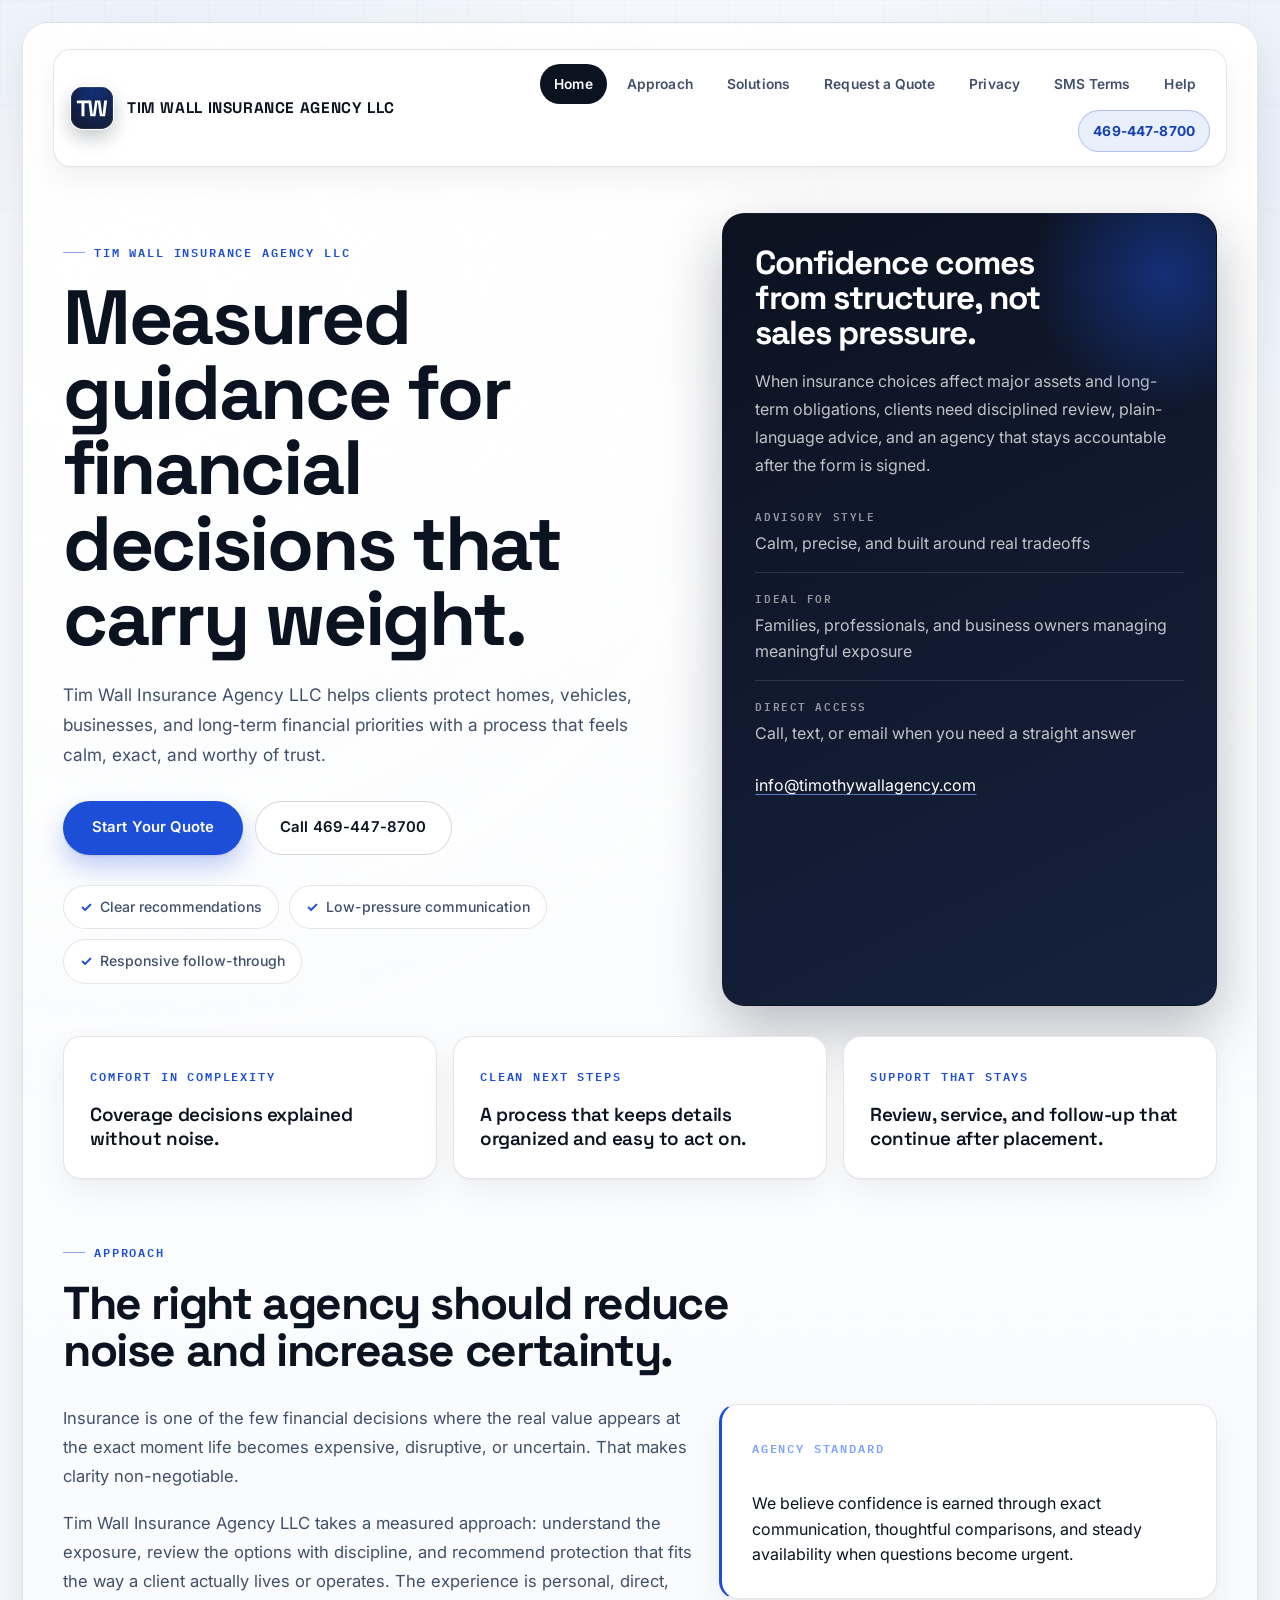
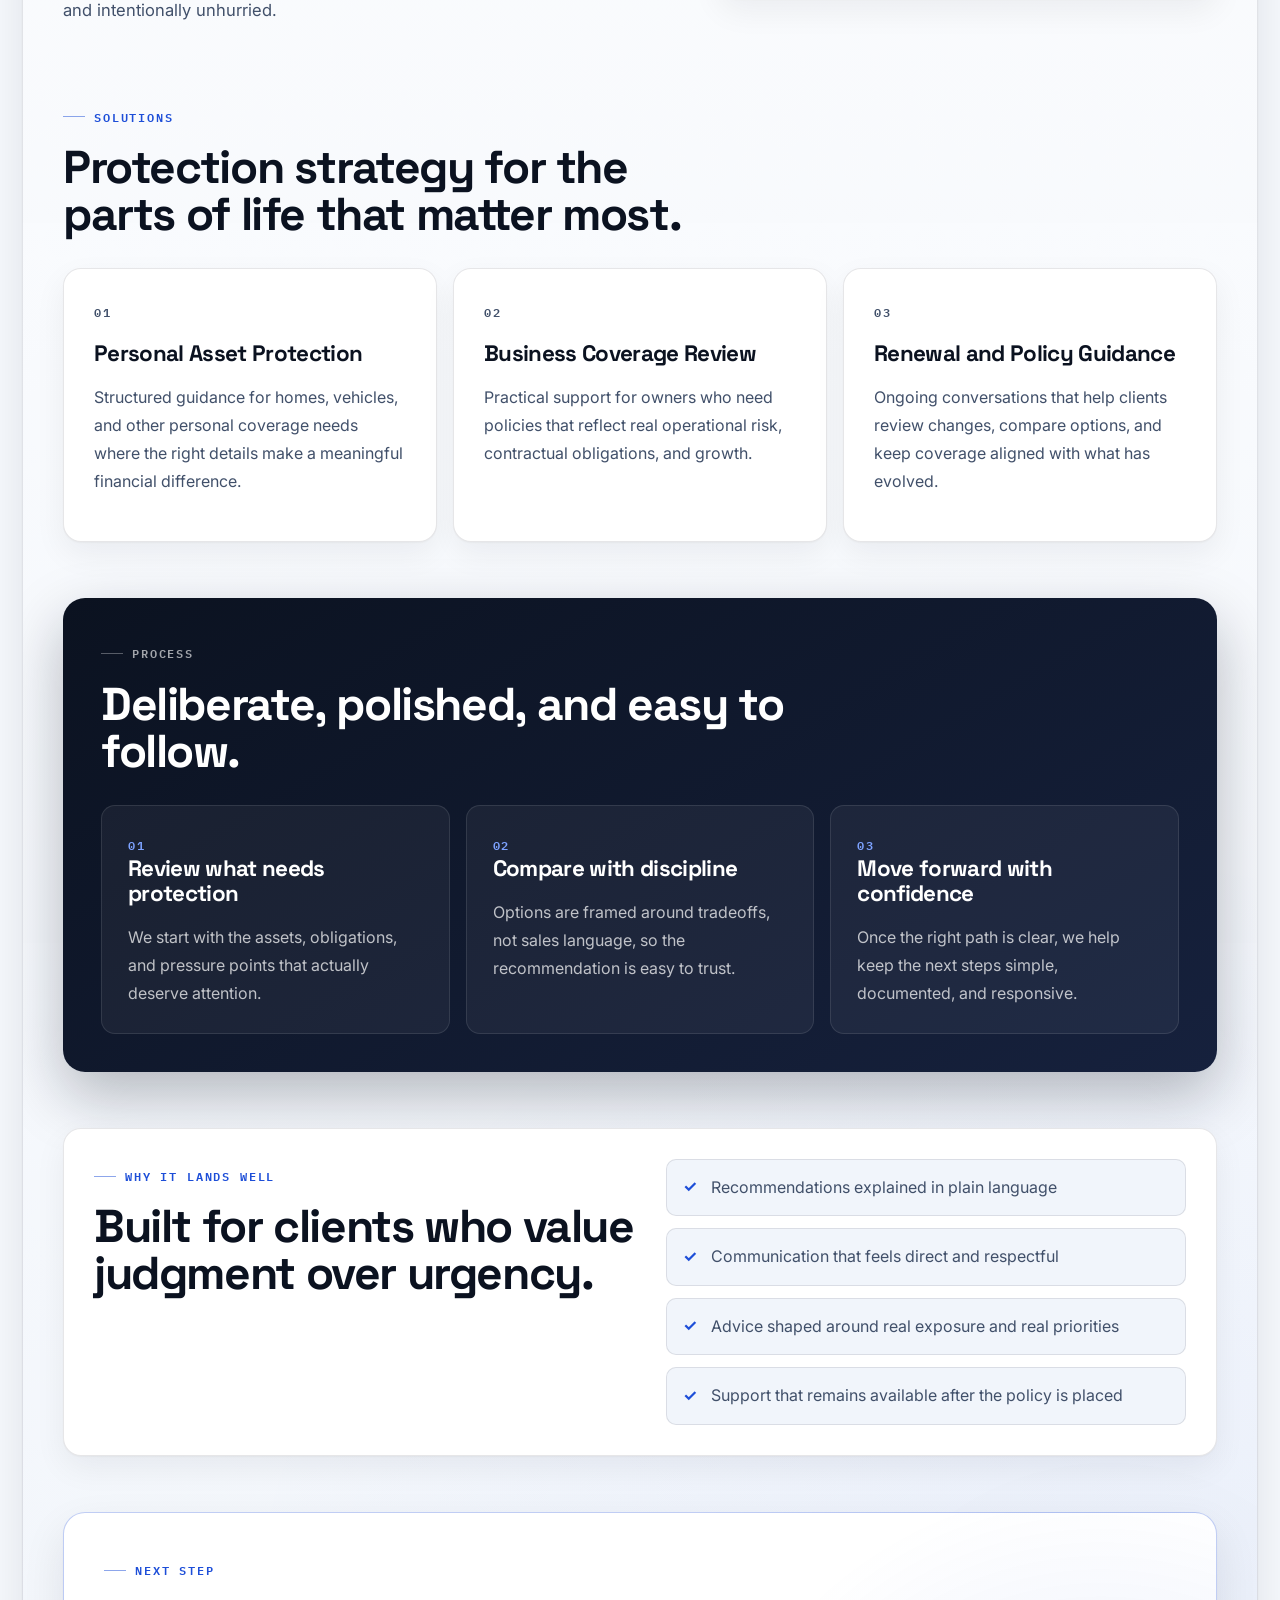
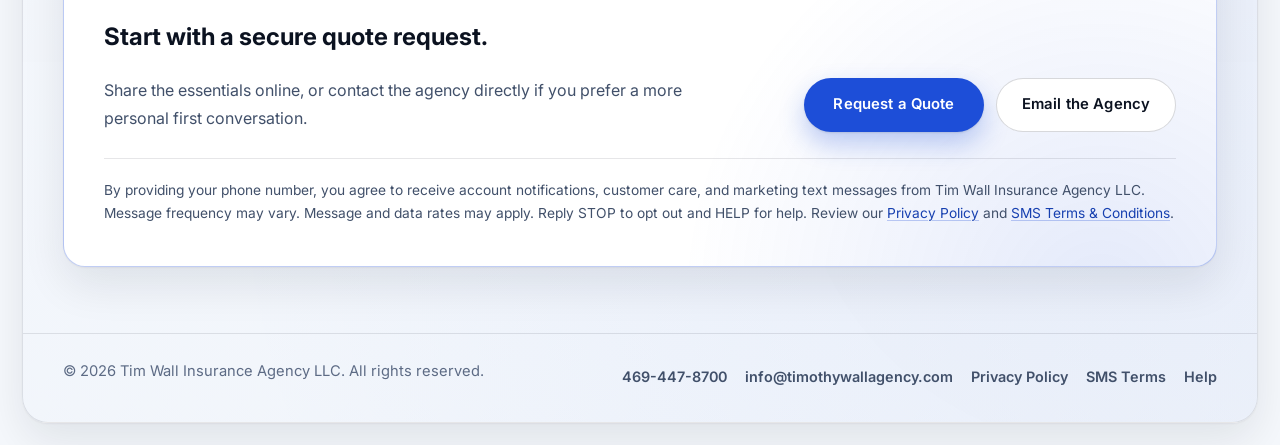
<file: index.html>
<!DOCTYPE html>
<html lang="en">
<head>
  <meta charset="UTF-8" />
  <meta name="viewport" content="width=device-width, initial-scale=1.0" />
  <title>Tim Wall Insurance Agency LLC | Refined Insurance Guidance</title>
  <meta
    name="description"
    content="Tim Wall Insurance Agency LLC delivers clear, high-trust insurance guidance for major personal and business decisions."
  />
  <link rel="icon" type="image/svg+xml" href="favicon.svg" />
  <link rel="stylesheet" href="styles.css" />
</head>
<body>
  <a class="skip-link" href="#main">Skip to content</a>
  <div class="page-shell">
    <div class="page-frame">
      <header class="site-nav">
        <div class="nav-inner">
          <a class="brand" href="index.html" aria-label="Tim Wall Insurance Agency LLC home">
            <span class="brand-mark"><img src="logo.svg" alt="" width="44" height="44" /></span>
            <span class="brand-copy">
              <strong>Tim Wall Insurance Agency LLC</strong>
            </span>
          </a>

          <nav class="nav-links" aria-label="Main navigation">
            <a class="active" href="index.html">Home</a>
            <a href="#approach">Approach</a>
            <a href="#solutions">Solutions</a>
            <a href="quote.html">Request a Quote</a>
            <a href="privacy-policy.html">Privacy</a>
            <a href="sms-terms.html">SMS Terms</a>
            <a href="help.html">Help</a>
            <a class="nav-phone" href="tel:+14694478700">469-447-8700</a>
          </nav>
        </div>
      </header>

      <main id="main">
        <section class="hero">
          <div class="hero-copy">
            <p class="eyebrow">Tim Wall Insurance Agency LLC</p>
            <h1>Measured guidance for financial decisions that carry weight.</h1>
            <p class="hero-lead">
              Tim Wall Insurance Agency LLC helps clients protect homes, vehicles, businesses, and long-term financial priorities with a process
              that feels calm, exact, and worthy of trust.
            </p>

            <div class="hero-actions">
              <a class="button-primary" href="quote.html">Start Your Quote</a>
              <a class="button-secondary" href="tel:+14694478700">Call 469-447-8700</a>
            </div>

            <ul class="hero-points" aria-label="Agency values">
              <li>Clear recommendations</li>
              <li>Low-pressure communication</li>
              <li>Responsive follow-through</li>
            </ul>
          </div>

          <aside class="hero-card" aria-label="Why clients choose Tim Wall Insurance Agency LLC">
            <h2>Confidence comes from structure, not sales pressure.</h2>
            <p>
              When insurance choices affect major assets and long-term obligations, clients need disciplined review, plain-language advice,
              and an agency that stays accountable after the form is signed.
            </p>

            <ul class="detail-list">
              <li>
                <span>Advisory style</span>
                Calm, precise, and built around real tradeoffs
              </li>
              <li>
                <span>Ideal for</span>
                Families, professionals, and business owners managing meaningful exposure
              </li>
              <li>
                <span>Direct access</span>
                Call, text, or email when you need a straight answer
              </li>
            </ul>

            <div class="card-contact">
              <a href="mailto:info@timothywallagency.com">info@timothywallagency.com</a>
            </div>
          </aside>
        </section>

        <section class="confidence-strip" aria-label="Trust signals">
          <div class="confidence-grid">
            <article class="confidence-item">
              <p class="confidence-label">Comfort in complexity</p>
              <h3>Coverage decisions explained without noise.</h3>
            </article>
            <article class="confidence-item">
              <p class="confidence-label">Clean next steps</p>
              <h3>A process that keeps details organized and easy to act on.</h3>
            </article>
            <article class="confidence-item">
              <p class="confidence-label">Support that stays</p>
              <h3>Review, service, and follow-up that continue after placement.</h3>
            </article>
          </div>
        </section>

        <section id="approach" class="section-shell">
          <div class="section-heading">
            <p class="eyebrow">Approach</p>
            <h2>The right agency should reduce noise and increase certainty.</h2>
          </div>

          <div class="split-layout">
            <div class="body-copy">
              <p>
                Insurance is one of the few financial decisions where the real value appears at the exact moment life becomes expensive,
                disruptive, or uncertain. That makes clarity non-negotiable.
              </p>
              <p>
                Tim Wall Insurance Agency LLC takes a measured approach: understand the exposure, review the options with discipline,
                and recommend protection that fits the way a client actually lives or operates. The experience is personal, direct, and
                intentionally unhurried.
              </p>
            </div>

            <aside class="statement-card">
              <p class="card-kicker">Agency standard</p>
              <p>
                We believe confidence is earned through exact communication, thoughtful comparisons, and steady availability when questions
                become urgent.
              </p>
            </aside>
          </div>
        </section>

        <section id="solutions" class="section-shell">
          <div class="section-heading section-heading-tight">
            <p class="eyebrow">Solutions</p>
            <h2>Protection strategy for the parts of life that matter most.</h2>
          </div>

          <div class="services-grid">
            <article class="service-card">
              <p class="service-index">01</p>
              <h3>Personal Asset Protection</h3>
              <p>
                Structured guidance for homes, vehicles, and other personal coverage needs where the right details make a meaningful
                financial difference.
              </p>
            </article>

            <article class="service-card">
              <p class="service-index">02</p>
              <h3>Business Coverage Review</h3>
              <p>
                Practical support for owners who need policies that reflect real operational risk, contractual obligations, and growth.
              </p>
            </article>

            <article class="service-card">
              <p class="service-index">03</p>
              <h3>Renewal and Policy Guidance</h3>
              <p>
                Ongoing conversations that help clients review changes, compare options, and keep coverage aligned with what has evolved.
              </p>
            </article>
          </div>
        </section>

        <section class="process-section" aria-label="Agency process">
          <div class="process-wrap">
            <div class="section-heading section-heading-on-dark">
              <p class="eyebrow eyebrow-dark">Process</p>
              <h2>Deliberate, polished, and easy to follow.</h2>
            </div>

            <div class="process-grid">
              <article class="process-step">
                <p class="step-number">01</p>
                <h3>Review what needs protection</h3>
                <p>We start with the assets, obligations, and pressure points that actually deserve attention.</p>
              </article>

              <article class="process-step">
                <p class="step-number">02</p>
                <h3>Compare with discipline</h3>
                <p>Options are framed around tradeoffs, not sales language, so the recommendation is easy to trust.</p>
              </article>

              <article class="process-step">
                <p class="step-number">03</p>
                <h3>Move forward with confidence</h3>
                <p>Once the right path is clear, we help keep the next steps simple, documented, and responsive.</p>
              </article>
            </div>
          </div>
        </section>

        <section class="section-shell">
          <div class="signature-panel">
            <div>
              <p class="eyebrow">Why it lands well</p>
              <h2>Built for clients who value judgment over urgency.</h2>
            </div>

            <div class="signature-list" aria-label="Client experience highlights">
              <p>Recommendations explained in plain language</p>
              <p>Communication that feels direct and respectful</p>
              <p>Advice shaped around real exposure and real priorities</p>
              <p>Support that remains available after the policy is placed</p>
            </div>
          </div>
        </section>

        <section class="cta-section">
          <div class="cta-panel">
            <div>
              <p class="eyebrow">Next step</p>
              <h2>Start with a secure quote request.</h2>
              <p class="cta-copy">
                Share the essentials online, or contact the agency directly if you prefer a more personal first conversation.
              </p>
            </div>

            <div class="hero-actions cta-actions">
              <a class="button-primary" href="quote.html">Request a Quote</a>
              <a class="button-secondary" href="mailto:info@timothywallagency.com">Email the Agency</a>
            </div>

            <p class="cta-note">
              By providing your phone number, you agree to receive account notifications, customer care, and marketing text messages from
              Tim Wall Insurance Agency LLC. Message frequency may vary. Message and data rates may apply.
              Reply STOP to opt out and HELP for help. Review our <a href="privacy-policy.html">Privacy Policy</a> and
              <a href="sms-terms.html">SMS Terms &amp; Conditions</a>.
            </p>
          </div>
        </section>
      </main>

      <footer class="site-footer">
        <div>
          <p>© <span id="year"></span> Tim Wall Insurance Agency LLC. All rights reserved.</p>
        </div>
        <div class="footer-links">
          <a href="tel:+14694478700">469-447-8700</a>
          <a href="mailto:info@timothywallagency.com">info@timothywallagency.com</a>
          <a href="privacy-policy.html">Privacy Policy</a>
          <a href="sms-terms.html">SMS Terms</a>
          <a href="help.html">Help</a>
        </div>
      </footer>
    </div>
  </div>

  <script>
    document.getElementById("year").textContent = new Date().getFullYear();
  </script>
</body>
</html>
</file>
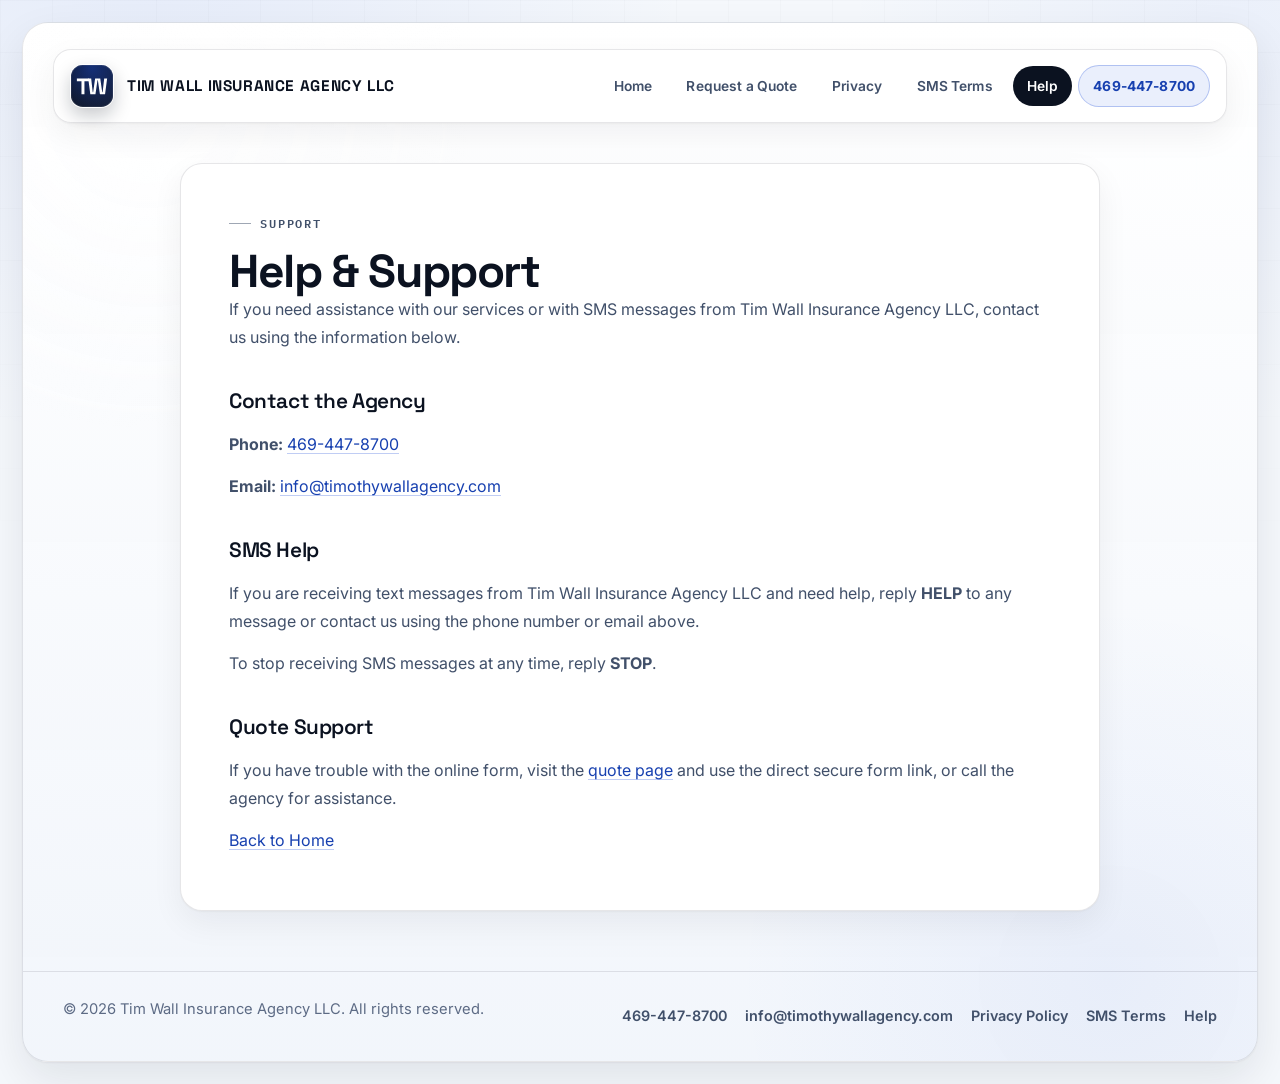
<file: help.html>
<!DOCTYPE html>
<html lang="en">
<head>
  <meta charset="UTF-8" />
  <meta name="viewport" content="width=device-width, initial-scale=1.0" />
  <title>Help | Tim Wall Insurance Agency LLC</title>
  <meta
    name="description"
    content="Help and support information for Tim Wall Insurance Agency LLC."
  />
  <link rel="icon" type="image/svg+xml" href="favicon.svg" />
  <link rel="stylesheet" href="styles.css" />
</head>
<body>
  <a class="skip-link" href="#main">Skip to content</a>
  <div class="page-shell">
    <div class="page-frame">
      <header class="site-nav">
        <div class="nav-inner">
          <a class="brand" href="index.html" aria-label="Tim Wall Insurance Agency LLC home">
            <span class="brand-mark"><img src="logo.svg" alt="" width="44" height="44" /></span>
            <span class="brand-copy">
              <strong>Tim Wall Insurance Agency LLC</strong>
            </span>
          </a>

          <nav class="nav-links" aria-label="Main navigation">
            <a href="index.html">Home</a>
            <a href="quote.html">Request a Quote</a>
            <a href="privacy-policy.html">Privacy</a>
            <a href="sms-terms.html">SMS Terms</a>
            <a class="active" href="help.html">Help</a>
            <a class="nav-phone" href="tel:+14694478700">469-447-8700</a>
          </nav>
        </div>
      </header>

      <main id="main" class="legal-main">
        <section class="legal-card">
          <p class="eyebrow">Support</p>
          <h1>Help &amp; Support</h1>
          <p>
            If you need assistance with our services or with SMS messages from Tim Wall Insurance Agency LLC,
            contact us using the information below.
          </p>

          <h2>Contact the Agency</h2>
          <p><strong>Phone:</strong> <a href="tel:+14694478700">469-447-8700</a></p>
          <p><strong>Email:</strong> <a href="mailto:info@timothywallagency.com">info@timothywallagency.com</a></p>

          <h2>SMS Help</h2>
          <p>
            If you are receiving text messages from Tim Wall Insurance Agency LLC and need help, reply <strong>HELP</strong> to any message or contact
            us using the phone number or email above.
          </p>
          <p>To stop receiving SMS messages at any time, reply <strong>STOP</strong>.</p>

          <h2>Quote Support</h2>
          <p>
            If you have trouble with the online form, visit the <a href="quote.html">quote page</a> and use the direct secure form link,
            or call the agency for assistance.
          </p>

          <p class="legal-back-link"><a href="index.html">Back to Home</a></p>
        </section>
      </main>

      <footer class="site-footer">
        <div>
          <p>© <span id="year"></span> Tim Wall Insurance Agency LLC. All rights reserved.</p>
        </div>
        <div class="footer-links">
          <a href="tel:+14694478700">469-447-8700</a>
          <a href="mailto:info@timothywallagency.com">info@timothywallagency.com</a>
          <a href="privacy-policy.html">Privacy Policy</a>
          <a href="sms-terms.html">SMS Terms</a>
          <a href="help.html">Help</a>
        </div>
      </footer>
    </div>
  </div>

  <script>
    document.getElementById("year").textContent = new Date().getFullYear();
  </script>
</body>
</html>
</file>
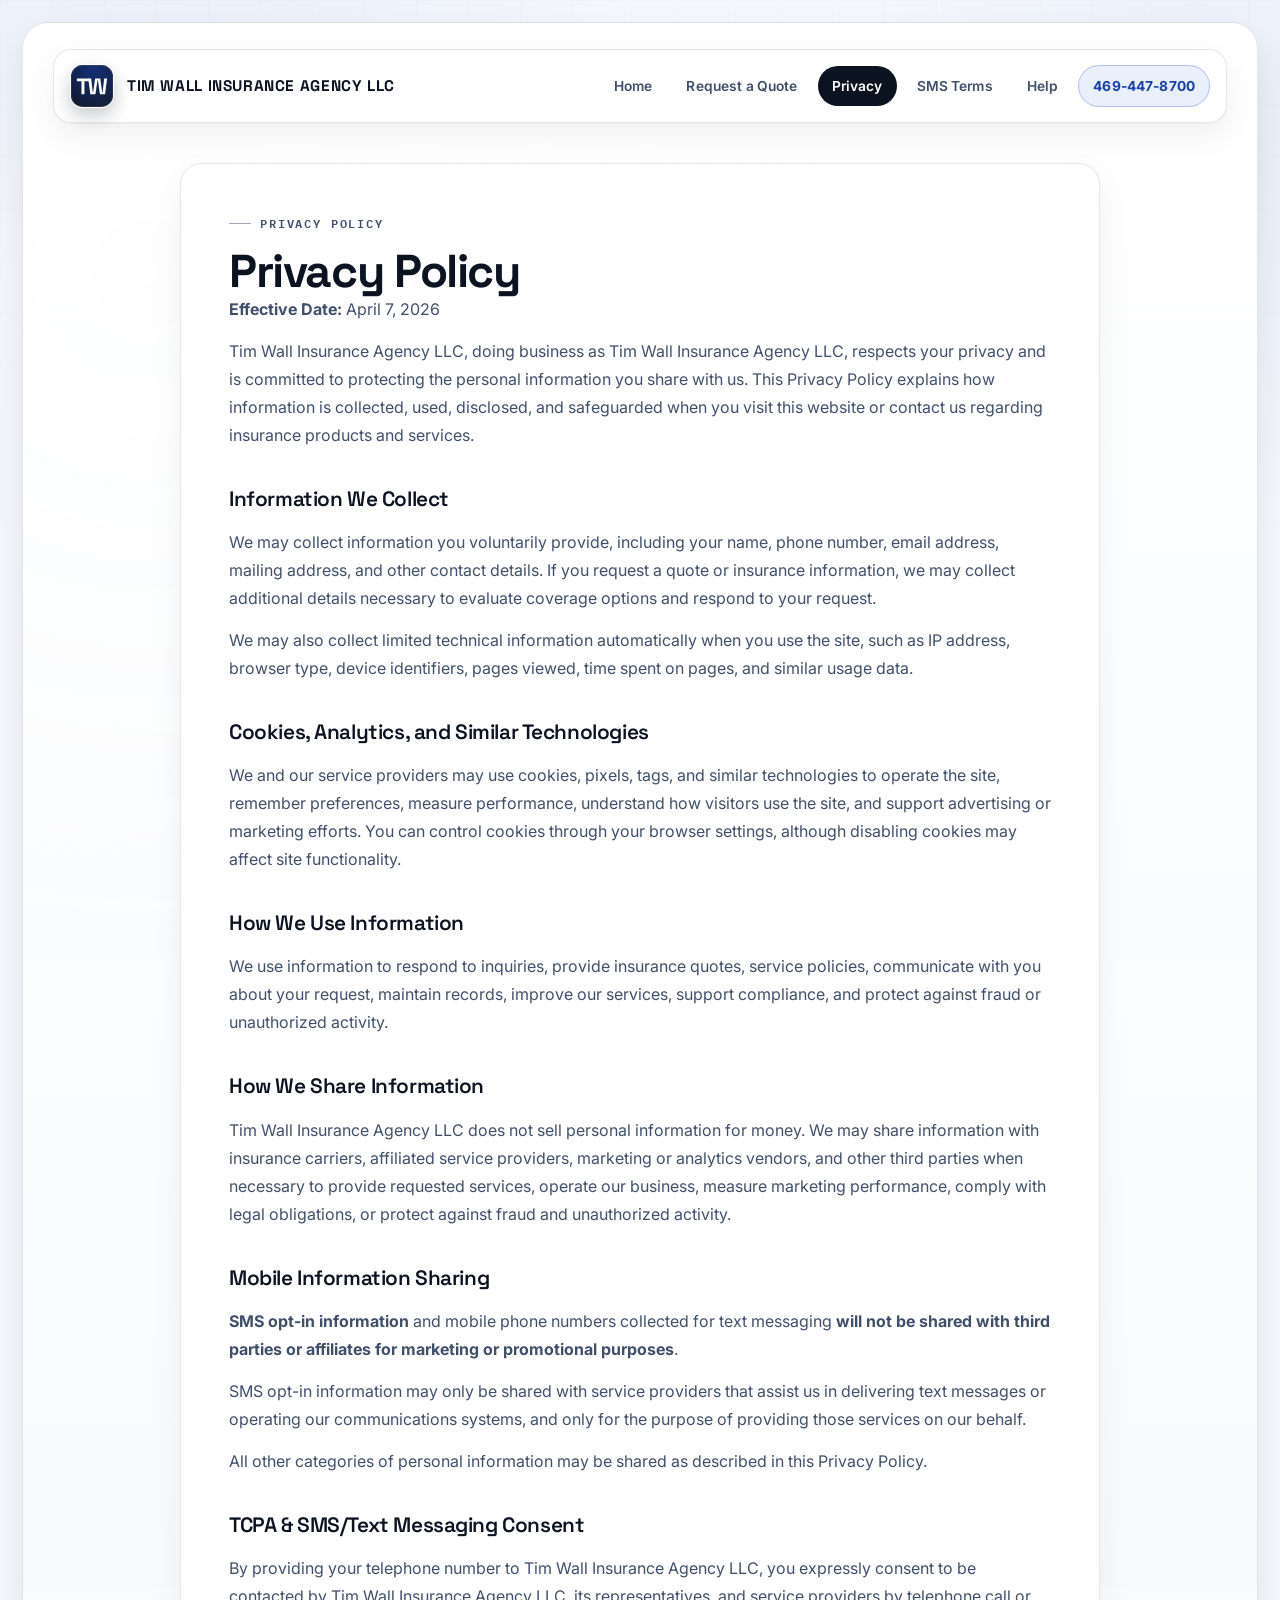
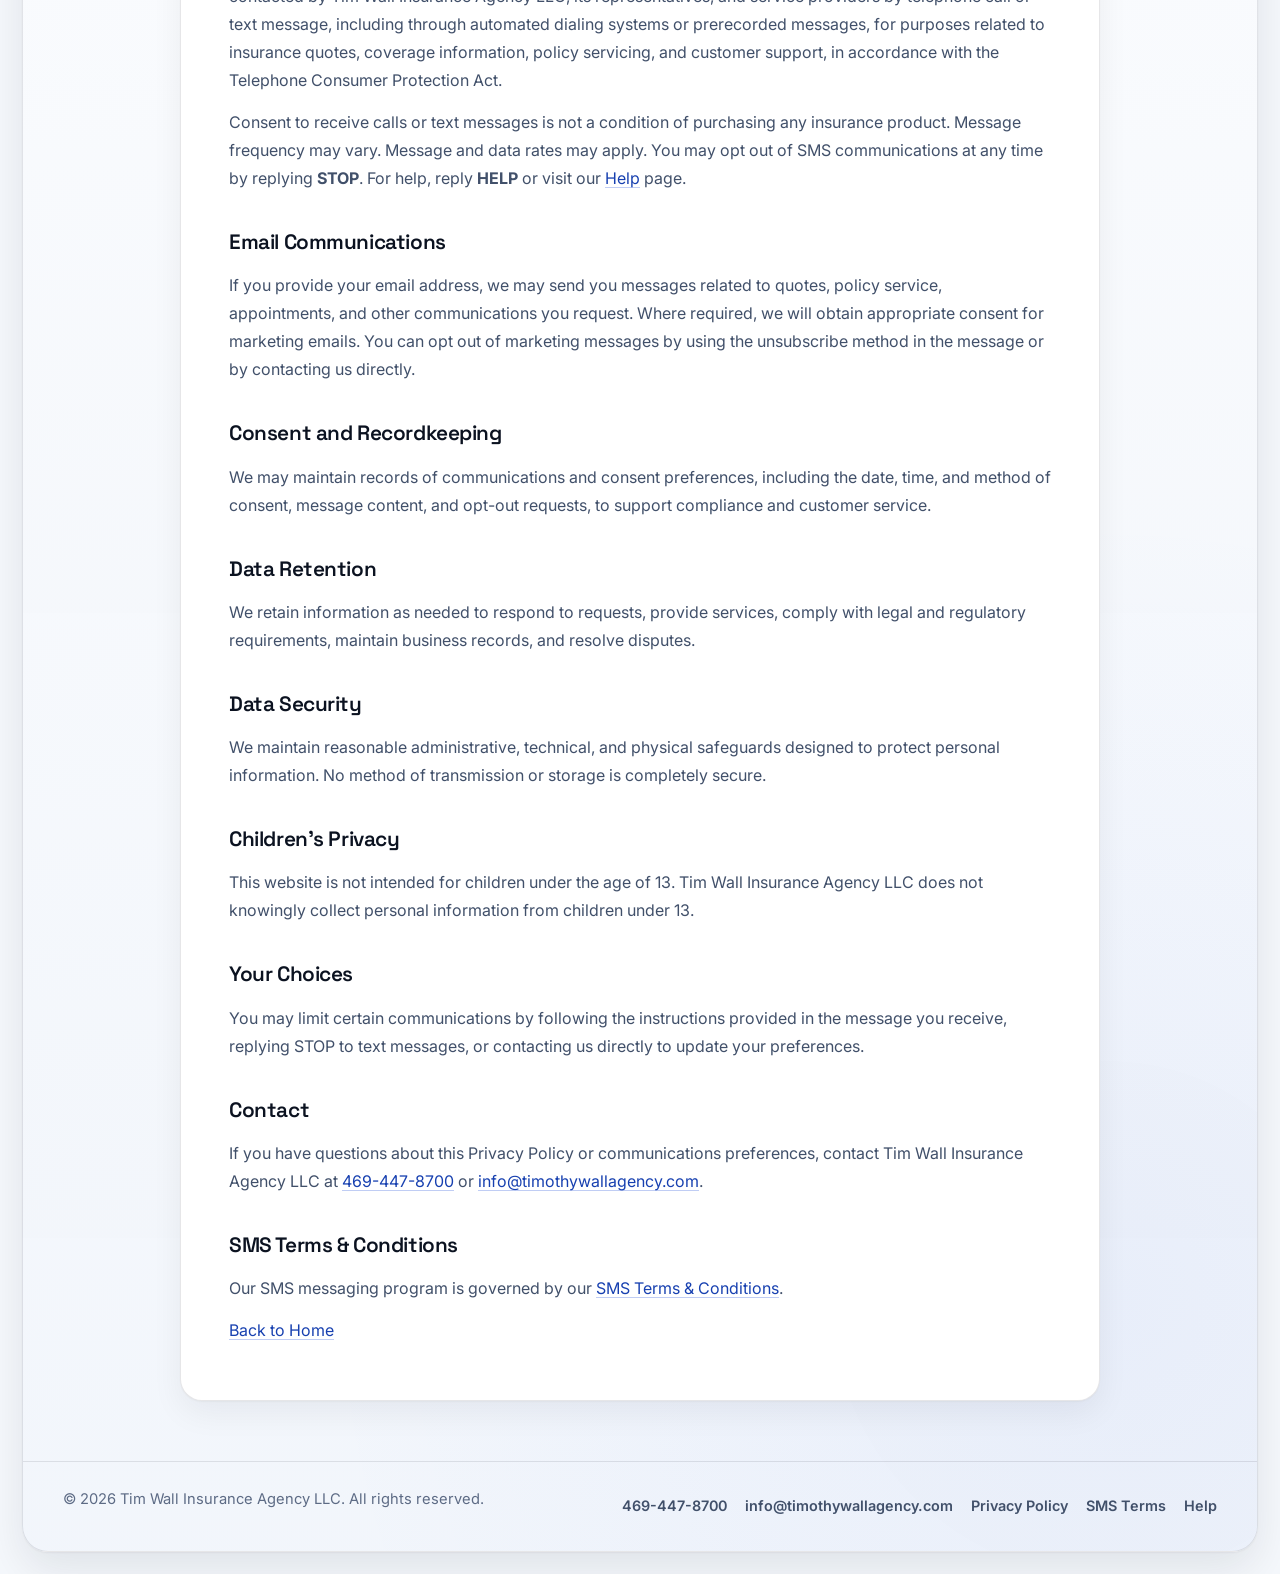
<file: privacy-policy.html>
<!DOCTYPE html>
<html lang="en">
<head>
  <meta charset="UTF-8" />
  <meta name="viewport" content="width=device-width, initial-scale=1.0" />
  <title>Privacy Policy | Tim Wall Insurance Agency LLC</title>
  <meta
    name="description"
    content="Privacy Policy and TCPA/SMS consent notice for Tim Wall Insurance Agency LLC."
  />
  <link rel="icon" type="image/svg+xml" href="favicon.svg" />
  <link rel="stylesheet" href="styles.css" />
</head>
<body>
  <a class="skip-link" href="#main">Skip to content</a>
  <div class="page-shell">
    <div class="page-frame">
      <header class="site-nav">
        <div class="nav-inner">
          <a class="brand" href="index.html" aria-label="Tim Wall Insurance Agency LLC home">
            <span class="brand-mark"><img src="logo.svg" alt="" width="44" height="44" /></span>
            <span class="brand-copy">
              <strong>Tim Wall Insurance Agency LLC</strong>
            </span>
          </a>

          <nav class="nav-links" aria-label="Main navigation">
            <a href="index.html">Home</a>
            <a href="quote.html">Request a Quote</a>
            <a class="active" href="privacy-policy.html">Privacy</a>
            <a href="sms-terms.html">SMS Terms</a>
            <a href="help.html">Help</a>
            <a class="nav-phone" href="tel:+14694478700">469-447-8700</a>
          </nav>
        </div>
      </header>

      <main id="main" class="legal-main">
        <section class="legal-card">
          <p class="eyebrow">Privacy policy</p>
          <h1>Privacy Policy</h1>
          <p><strong>Effective Date:</strong> April 7, 2026</p>

          <p>
            Tim Wall Insurance Agency LLC, doing business as Tim Wall Insurance Agency LLC, respects your privacy and is committed to protecting
            the personal information you share with us. This Privacy Policy explains how information is collected, used, disclosed, and
            safeguarded when you visit this website or contact us regarding insurance products and services.
          </p>

          <h2>Information We Collect</h2>
          <p>
            We may collect information you voluntarily provide, including your name, phone number, email address, mailing address, and
            other contact details. If you request a quote or insurance information, we may collect additional details necessary to evaluate
            coverage options and respond to your request.
          </p>
          <p>
            We may also collect limited technical information automatically when you use the site, such as IP address, browser type, device
            identifiers, pages viewed, time spent on pages, and similar usage data.
          </p>

          <h2>Cookies, Analytics, and Similar Technologies</h2>
          <p>
            We and our service providers may use cookies, pixels, tags, and similar technologies to operate the site, remember preferences,
            measure performance, understand how visitors use the site, and support advertising or marketing efforts. You can control cookies
            through your browser settings, although disabling cookies may affect site functionality.
          </p>

          <h2>How We Use Information</h2>
          <p>
            We use information to respond to inquiries, provide insurance quotes, service policies, communicate with you about your request,
            maintain records, improve our services, support compliance, and protect against fraud or unauthorized activity.
          </p>

          <h2>How We Share Information</h2>
          <p>
            Tim Wall Insurance Agency LLC does not sell personal information for money. We may share information with insurance
            carriers, affiliated service providers, marketing or analytics vendors, and other third parties when necessary to provide
            requested services, operate our business, measure marketing performance, comply with legal obligations, or protect against fraud
            and unauthorized activity.
          </p>

          <h2>Mobile Information Sharing</h2>
          <p>
            <strong>SMS opt-in information</strong> and mobile phone numbers collected for text messaging
            <strong>will not be shared with third parties or affiliates for marketing or promotional purposes</strong>.
          </p>
          <p>
            SMS opt-in information may only be shared with service providers that assist us in delivering text messages or operating our
            communications systems, and only for the purpose of providing those services on our behalf.
          </p>
          <p>All other categories of personal information may be shared as described in this Privacy Policy.</p>

          <h2>TCPA &amp; SMS/Text Messaging Consent</h2>
          <p>
            By providing your telephone number to Tim Wall Insurance Agency LLC, you expressly consent to be
            contacted by Tim Wall Insurance Agency LLC, its representatives, and service providers by telephone call or text message,
            including through automated dialing systems or prerecorded messages, for purposes related to insurance quotes, coverage
            information, policy servicing, and customer support, in accordance with the Telephone Consumer Protection Act.
          </p>
          <p>
            Consent to receive calls or text messages is not a condition of purchasing any insurance product. Message frequency may vary.
            Message and data rates may apply. You may opt out of SMS communications at any time by replying <strong>STOP</strong>. For
            help, reply <strong>HELP</strong> or visit our <a href="help.html">Help</a> page.
          </p>

          <h2>Email Communications</h2>
          <p>
            If you provide your email address, we may send you messages related to quotes, policy service, appointments, and other
            communications you request. Where required, we will obtain appropriate consent for marketing emails. You can opt out of
            marketing messages by using the unsubscribe method in the message or by contacting us directly.
          </p>

          <h2>Consent and Recordkeeping</h2>
          <p>
            We may maintain records of communications and consent preferences, including the date, time, and method of consent, message
            content, and opt-out requests, to support compliance and customer service.
          </p>

          <h2>Data Retention</h2>
          <p>
            We retain information as needed to respond to requests, provide services, comply with legal and regulatory requirements, maintain
            business records, and resolve disputes.
          </p>

          <h2>Data Security</h2>
          <p>
            We maintain reasonable administrative, technical, and physical safeguards designed to protect personal information. No method of
            transmission or storage is completely secure.
          </p>

          <h2>Children&rsquo;s Privacy</h2>
          <p>
            This website is not intended for children under the age of 13. Tim Wall Insurance Agency LLC does not knowingly collect
            personal information from children under 13.
          </p>

          <h2>Your Choices</h2>
          <p>
            You may limit certain communications by following the instructions provided in the message you receive, replying STOP to text
            messages, or contacting us directly to update your preferences.
          </p>

          <h2>Contact</h2>
          <p>
            If you have questions about this Privacy Policy or communications preferences, contact Tim Wall Insurance Agency LLC at <a href="tel:+14694478700">469-447-8700</a> or
            <a href="mailto:info@timothywallagency.com">info@timothywallagency.com</a>.
          </p>

          <h2>SMS Terms &amp; Conditions</h2>
          <p>
            Our SMS messaging program is governed by our <a href="sms-terms.html">SMS Terms &amp; Conditions</a>.
          </p>

          <p class="legal-back-link"><a href="index.html">Back to Home</a></p>
        </section>
      </main>

      <footer class="site-footer">
        <div>
          <p>© <span id="year"></span> Tim Wall Insurance Agency LLC. All rights reserved.</p>
        </div>
        <div class="footer-links">
          <a href="tel:+14694478700">469-447-8700</a>
          <a href="mailto:info@timothywallagency.com">info@timothywallagency.com</a>
          <a href="privacy-policy.html">Privacy Policy</a>
          <a href="sms-terms.html">SMS Terms</a>
          <a href="help.html">Help</a>
        </div>
      </footer>
    </div>
  </div>

  <script>
    document.getElementById("year").textContent = new Date().getFullYear();
  </script>
</body>
</html>
</file>
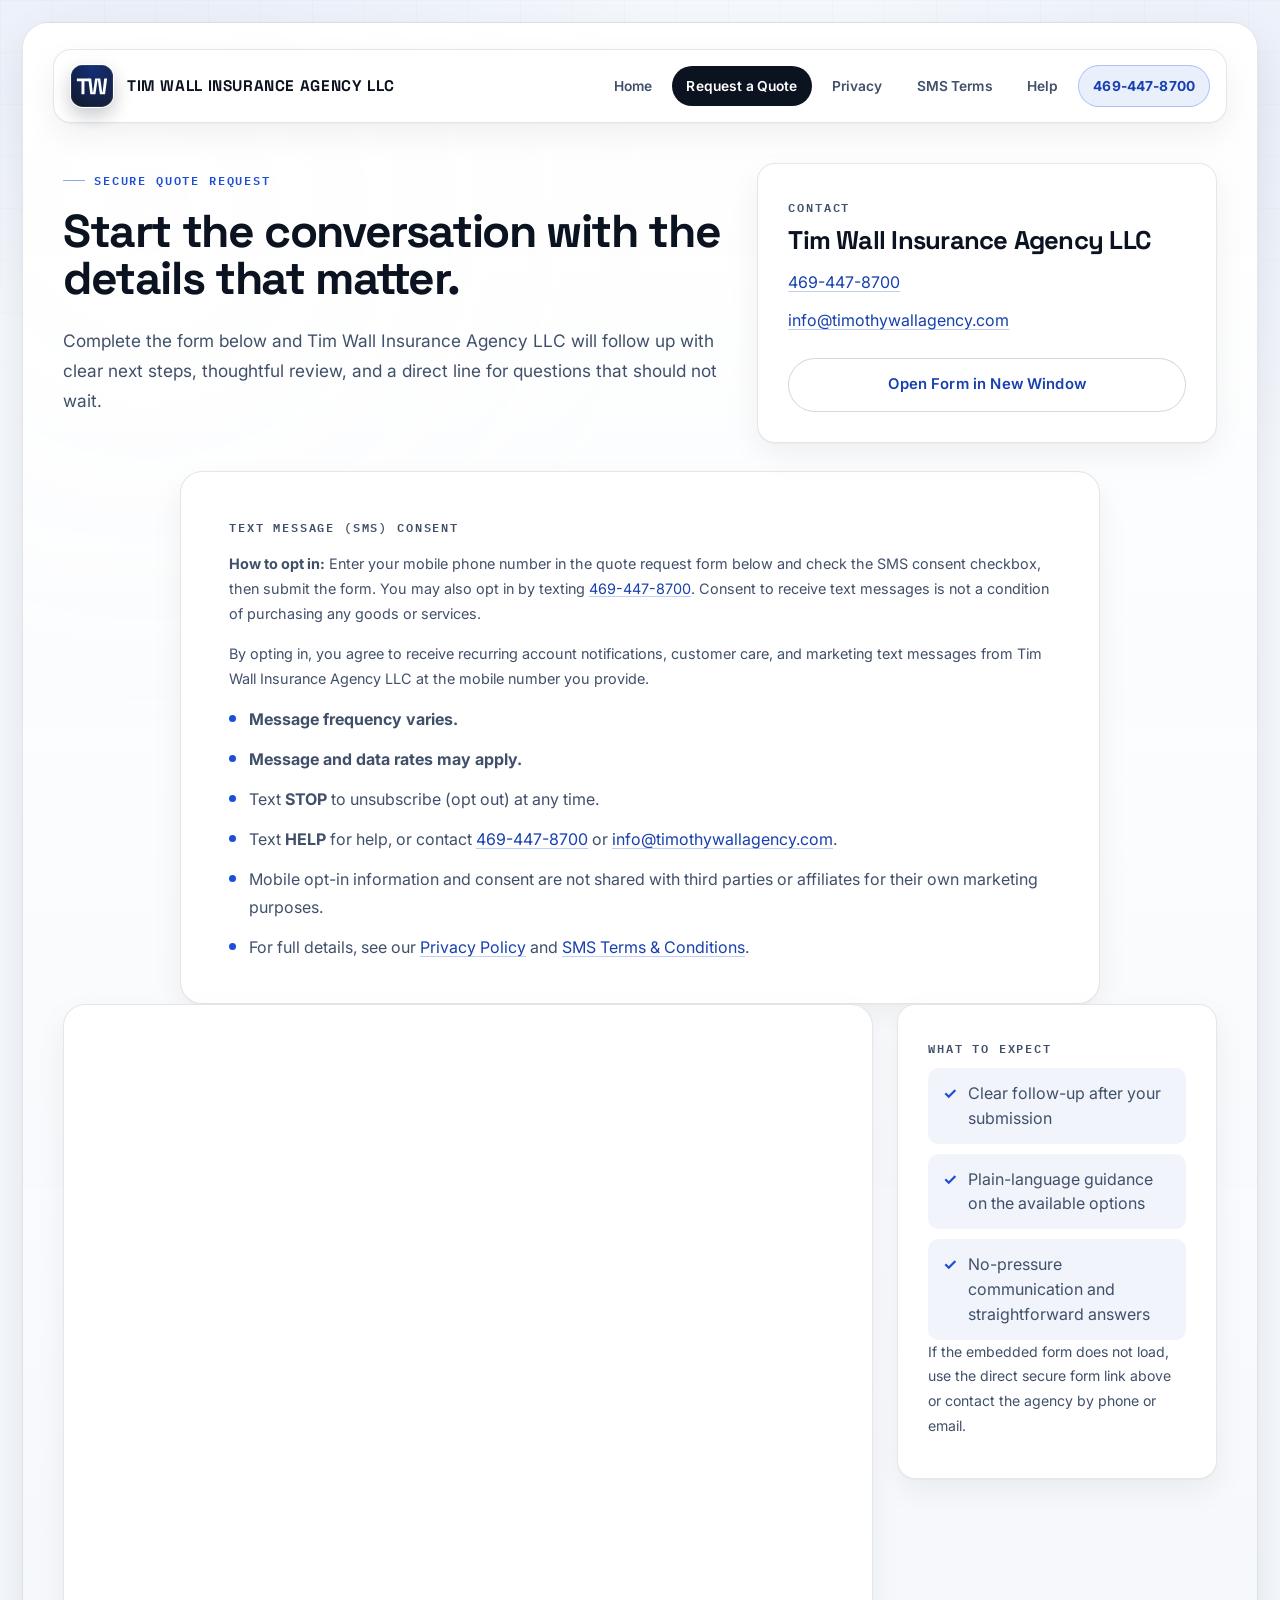
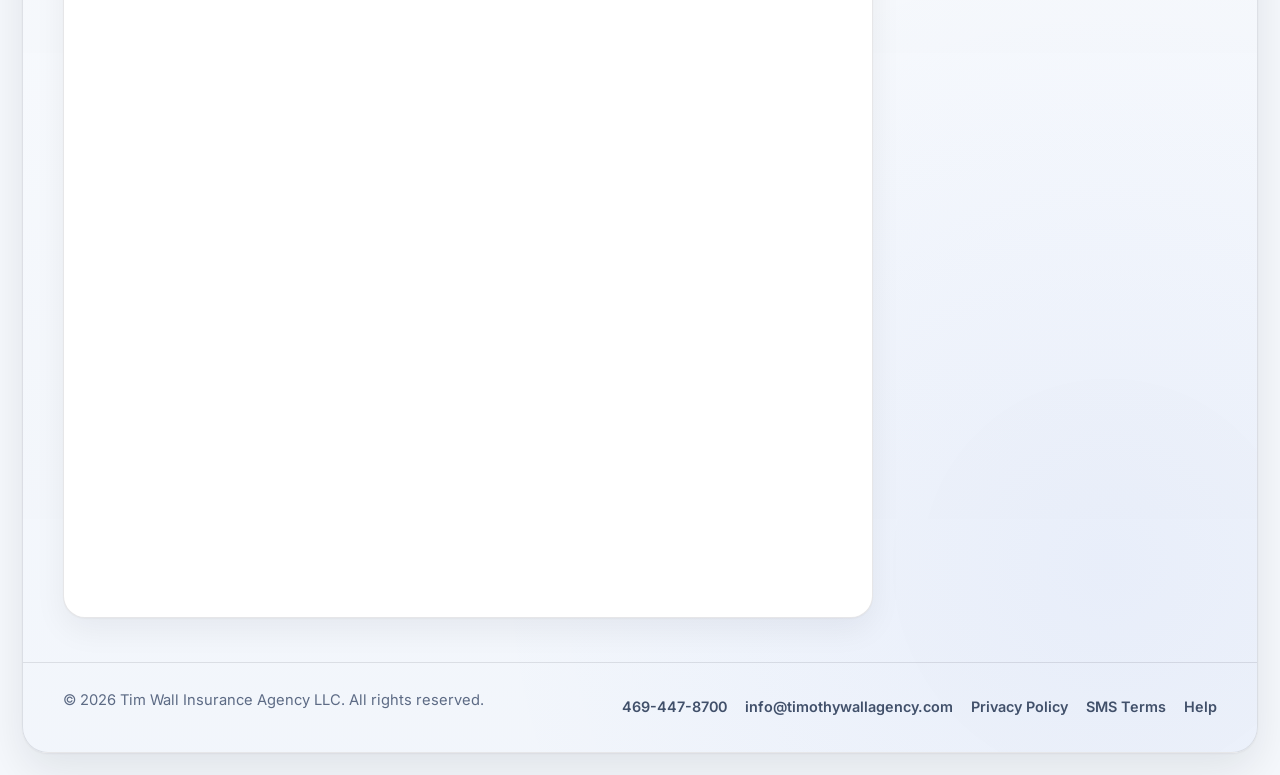
<file: quote.html>
<!DOCTYPE html>
<html lang="en">
<head>
  <meta charset="UTF-8" />
  <meta name="viewport" content="width=device-width, initial-scale=1.0" />
  <title>Request a Quote | Tim Wall Insurance Agency LLC</title>
  <meta
    name="description"
    content="Request a quote from Tim Wall Insurance Agency LLC."
  />
  <link rel="icon" type="image/svg+xml" href="favicon.svg" />
  <link rel="stylesheet" href="styles.css" />
</head>
<body>
  <a class="skip-link" href="#main">Skip to content</a>
  <div class="page-shell">
    <div class="page-frame">
      <header class="site-nav">
        <div class="nav-inner">
          <a class="brand" href="index.html" aria-label="Tim Wall Insurance Agency LLC home">
            <span class="brand-mark"><img src="logo.svg" alt="" width="44" height="44" /></span>
            <span class="brand-copy">
              <strong>Tim Wall Insurance Agency LLC</strong>
            </span>
          </a>

          <nav class="nav-links" aria-label="Main navigation">
            <a href="index.html">Home</a>
            <a class="active" href="quote.html">Request a Quote</a>
            <a href="privacy-policy.html">Privacy</a>
            <a href="sms-terms.html">SMS Terms</a>
            <a href="help.html">Help</a>
            <a class="nav-phone" href="tel:+14694478700">469-447-8700</a>
          </nav>
        </div>
      </header>

      <main id="main" class="quote-main">
        <section class="interior-hero">
          <div>
            <p class="eyebrow">Secure quote request</p>
            <h1>Start the conversation with the details that matter.</h1>
            <p class="hero-lead interior-copy">
              Complete the form below and Tim Wall Insurance Agency LLC will follow up with clear next steps, thoughtful review, and a direct line for
              questions that should not wait.
            </p>
          </div>

          <aside class="info-card">
            <p class="card-kicker">Contact</p>
            <h2>Tim Wall Insurance Agency LLC</h2>
            <p><a href="tel:+14694478700">469-447-8700</a></p>
            <p><a href="mailto:info@timothywallagency.com">info@timothywallagency.com</a></p>
            <a class="button-secondary card-button" href="https://form.jotform.com/261534620026145" target="_blank" rel="noopener noreferrer">
              Open Form in New Window
            </a>
          </aside>
        </section>

        <section class="quote-disclaimer-section" aria-label="Text message (SMS) consent and program terms">
          <div class="legal-card quote-card">
            <p class="card-kicker">Text message (SMS) consent</p>
            <p class="quote-disclaimer">
              <strong>How to opt in:</strong> Enter your mobile phone number in the quote request form below and check the SMS
              consent checkbox, then submit the form. You may also opt in by texting
              <a href="tel:+14694478700">469-447-8700</a>. Consent to receive text messages is not a condition of purchasing any
              goods or services.
            </p>
            <p class="quote-disclaimer">
              By opting in, you agree to receive recurring account notifications, customer care, and marketing text messages from
              Tim Wall Insurance Agency LLC at the mobile number you provide.
            </p>
            <ul class="legal-list">
              <li><strong>Message frequency varies.</strong></li>
              <li><strong>Message and data rates may apply.</strong></li>
              <li>Text <strong>STOP</strong> to unsubscribe (opt out) at any time.</li>
              <li>Text <strong>HELP</strong> for help, or contact <a href="tel:+14694478700">469-447-8700</a> or
                <a href="mailto:info@timothywallagency.com">info@timothywallagency.com</a>.</li>
              <li>Mobile opt-in information and consent are not shared with third parties or affiliates for their own marketing
                purposes.</li>
              <li>For full details, see our <a href="privacy-policy.html">Privacy Policy</a> and
                <a href="sms-terms.html">SMS Terms &amp; Conditions</a>.</li>
            </ul>
          </div>
        </section>

        <section class="quote-layout">
          <div class="quote-form-frame">
            <iframe
              src="https://form.jotform.com/261534620026145"
              title="Tim Wall Insurance Agency LLC Quote Request Form"
              allow="geolocation; microphone; camera"
              frameborder="0"
              scrolling="yes"
            ></iframe>
          </div>

          <aside class="info-card">
            <p class="card-kicker">What to expect</p>
            <ul class="compact-list">
              <li>Clear follow-up after your submission</li>
              <li>Plain-language guidance on the available options</li>
              <li>No-pressure communication and straightforward answers</li>
            </ul>

            <p class="small-note">
              If the embedded form does not load, use the direct secure form link above or contact the agency by phone or email.
            </p>
          </aside>
        </section>
      </main>

      <footer class="site-footer">
        <div>
          <p>© <span id="year"></span> Tim Wall Insurance Agency LLC. All rights reserved.</p>
        </div>
        <div class="footer-links">
          <a href="tel:+14694478700">469-447-8700</a>
          <a href="mailto:info@timothywallagency.com">info@timothywallagency.com</a>
          <a href="privacy-policy.html">Privacy Policy</a>
          <a href="sms-terms.html">SMS Terms</a>
          <a href="help.html">Help</a>
        </div>
      </footer>
    </div>
  </div>

  <script>
    document.getElementById("year").textContent = new Date().getFullYear();
  </script>
</body>
</html>
</file>
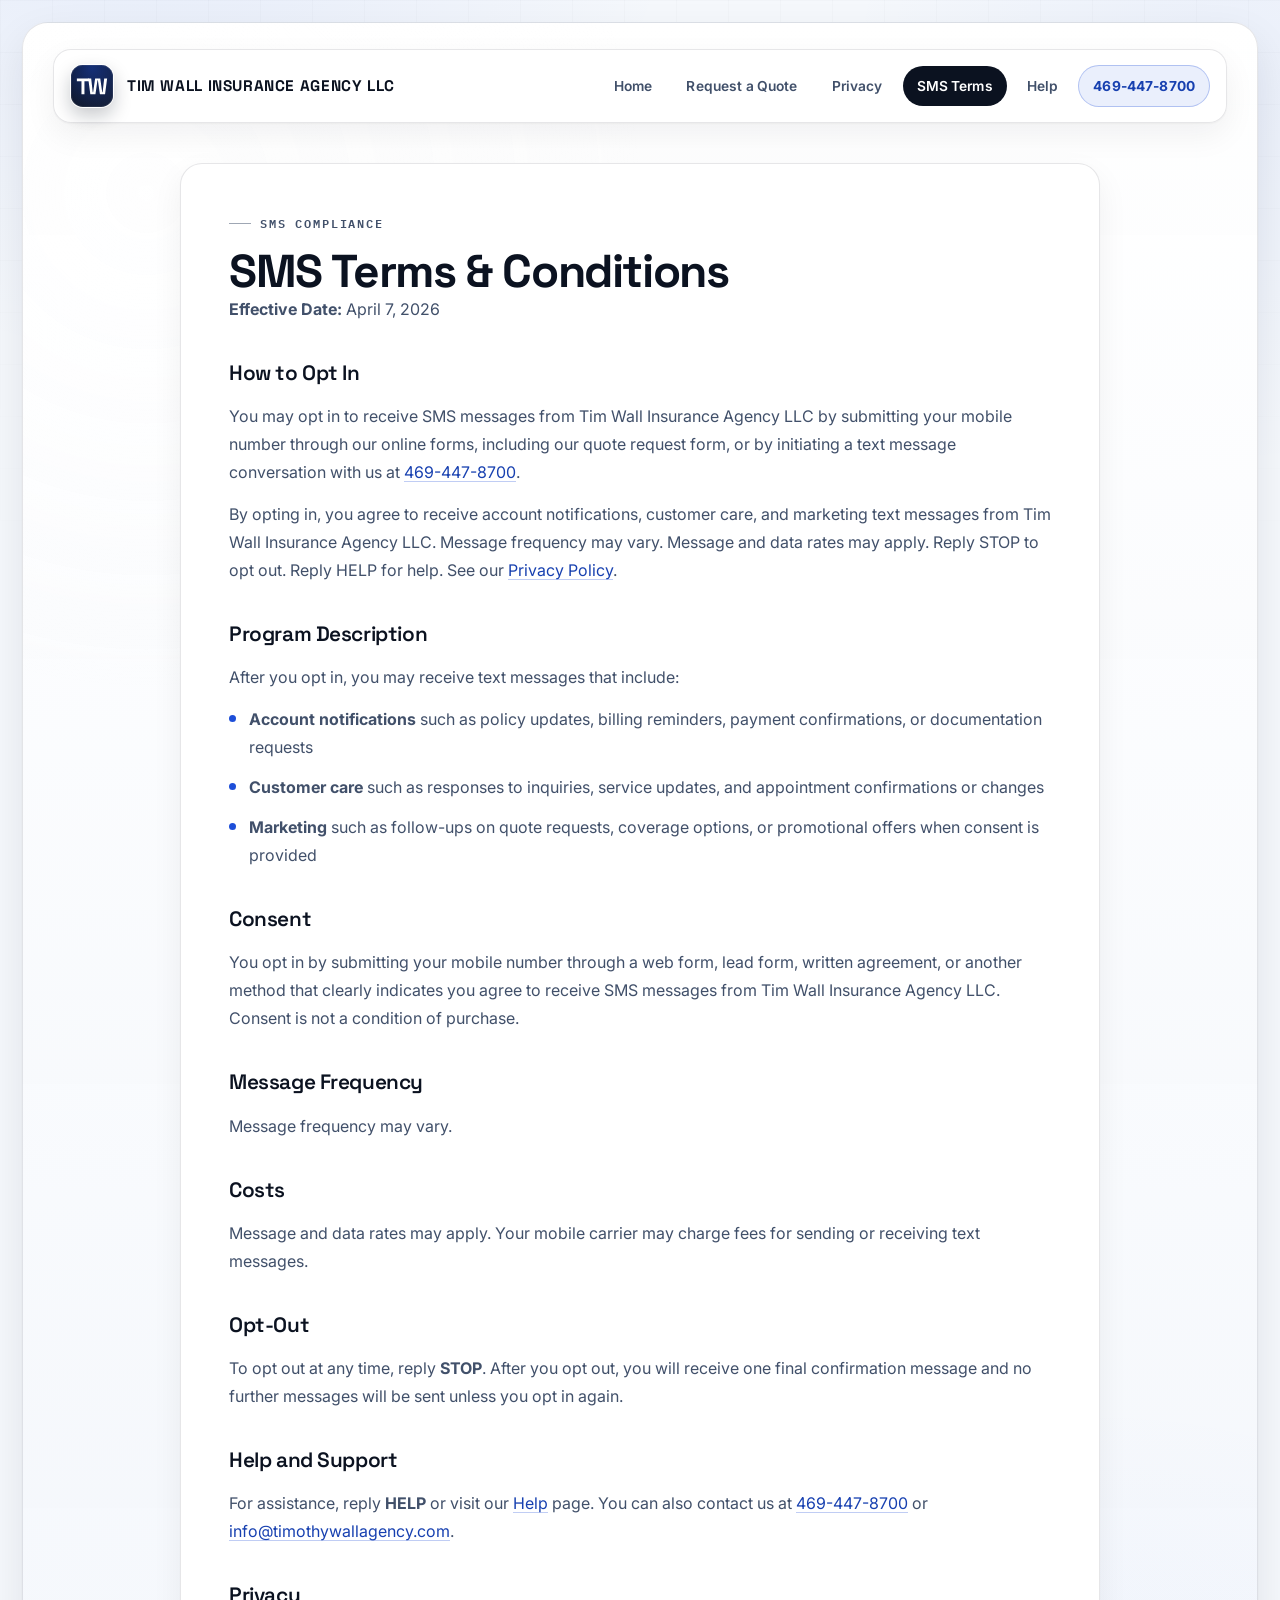
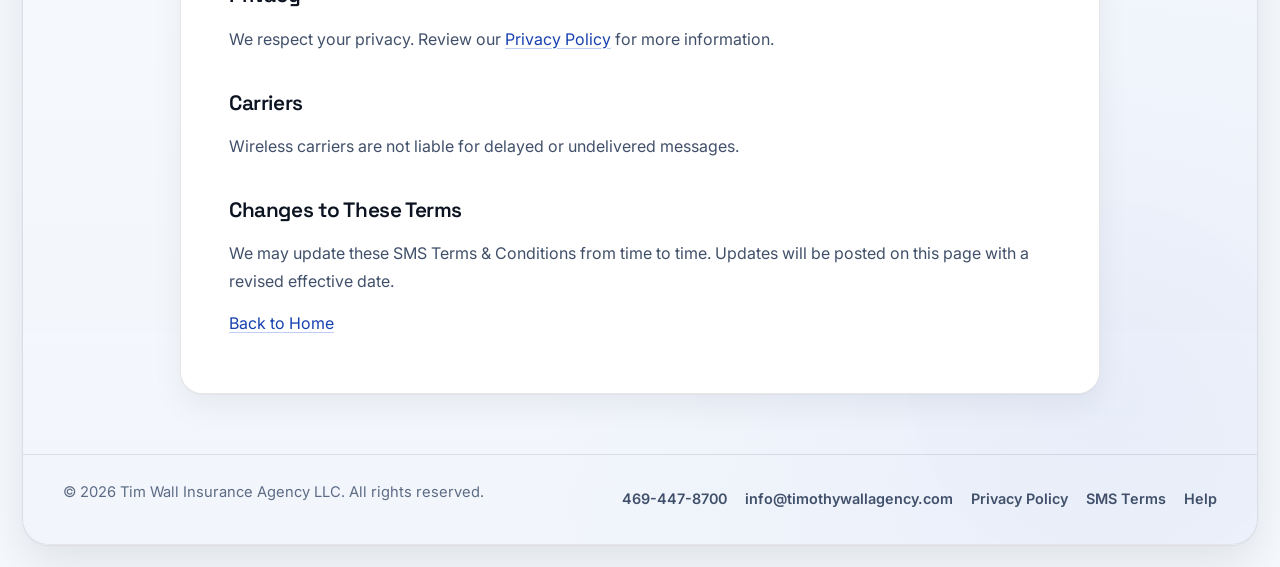
<file: sms-terms.html>
<!DOCTYPE html>
<html lang="en">
<head>
  <meta charset="UTF-8" />
  <meta name="viewport" content="width=device-width, initial-scale=1.0" />
  <title>SMS Terms &amp; Conditions | Tim Wall Insurance Agency LLC</title>
  <meta
    name="description"
    content="SMS Terms and Conditions for Tim Wall Insurance Agency LLC."
  />
  <link rel="icon" type="image/svg+xml" href="favicon.svg" />
  <link rel="stylesheet" href="styles.css" />
</head>
<body>
  <a class="skip-link" href="#main">Skip to content</a>
  <div class="page-shell">
    <div class="page-frame">
      <header class="site-nav">
        <div class="nav-inner">
          <a class="brand" href="index.html" aria-label="Tim Wall Insurance Agency LLC home">
            <span class="brand-mark"><img src="logo.svg" alt="" width="44" height="44" /></span>
            <span class="brand-copy">
              <strong>Tim Wall Insurance Agency LLC</strong>
            </span>
          </a>

          <nav class="nav-links" aria-label="Main navigation">
            <a href="index.html">Home</a>
            <a href="quote.html">Request a Quote</a>
            <a href="privacy-policy.html">Privacy</a>
            <a class="active" href="sms-terms.html">SMS Terms</a>
            <a href="help.html">Help</a>
            <a class="nav-phone" href="tel:+14694478700">469-447-8700</a>
          </nav>
        </div>
      </header>

      <main id="main" class="legal-main">
        <section class="legal-card">
          <p class="eyebrow">SMS compliance</p>
          <h1>SMS Terms &amp; Conditions</h1>
          <p><strong>Effective Date:</strong> April 7, 2026</p>

          <h2>How to Opt In</h2>
          <p>
            You may opt in to receive SMS messages from Tim Wall Insurance Agency LLC by submitting your mobile
            number through our online forms, including our quote request form, or by initiating a text message conversation with us at
            <a href="tel:+14694478700">469-447-8700</a>.
          </p>
          <p>
            By opting in, you agree to receive account notifications, customer care, and marketing text messages from Tim Wall Insurance Agency LLC. Message frequency may vary. Message and data rates may apply. Reply STOP to opt out.
            Reply HELP for help. See our <a href="privacy-policy.html">Privacy Policy</a>.
          </p>

          <h2>Program Description</h2>
          <p>After you opt in, you may receive text messages that include:</p>
          <ul class="legal-list">
            <li><strong>Account notifications</strong> such as policy updates, billing reminders, payment confirmations, or documentation requests</li>
            <li><strong>Customer care</strong> such as responses to inquiries, service updates, and appointment confirmations or changes</li>
            <li><strong>Marketing</strong> such as follow-ups on quote requests, coverage options, or promotional offers when consent is provided</li>
          </ul>

          <h2>Consent</h2>
          <p>
            You opt in by submitting your mobile number through a web form, lead form, written agreement, or another method that clearly
            indicates you agree to receive SMS messages from Tim Wall Insurance Agency LLC. Consent is not a
            condition of purchase.
          </p>

          <h2>Message Frequency</h2>
          <p>Message frequency may vary.</p>

          <h2>Costs</h2>
          <p>Message and data rates may apply. Your mobile carrier may charge fees for sending or receiving text messages.</p>

          <h2>Opt-Out</h2>
          <p>
            To opt out at any time, reply <strong>STOP</strong>. After you opt out, you will receive one final confirmation message and no
            further messages will be sent unless you opt in again.
          </p>

          <h2>Help and Support</h2>
          <p>
            For assistance, reply <strong>HELP</strong> or visit our <a href="help.html">Help</a> page. You can also contact us at
            <a href="tel:+14694478700">469-447-8700</a> or <a href="mailto:info@timothywallagency.com">info@timothywallagency.com</a>.
          </p>

          <h2>Privacy</h2>
          <p>We respect your privacy. Review our <a href="privacy-policy.html">Privacy Policy</a> for more information.</p>

          <h2>Carriers</h2>
          <p>Wireless carriers are not liable for delayed or undelivered messages.</p>

          <h2>Changes to These Terms</h2>
          <p>
            We may update these SMS Terms &amp; Conditions from time to time. Updates will be posted on this page with a revised effective
            date.
          </p>

          <p class="legal-back-link"><a href="index.html">Back to Home</a></p>
        </section>
      </main>

      <footer class="site-footer">
        <div>
          <p>© <span id="year"></span> Tim Wall Insurance Agency LLC. All rights reserved.</p>
        </div>
        <div class="footer-links">
          <a href="tel:+14694478700">469-447-8700</a>
          <a href="mailto:info@timothywallagency.com">info@timothywallagency.com</a>
          <a href="privacy-policy.html">Privacy Policy</a>
          <a href="sms-terms.html">SMS Terms</a>
          <a href="help.html">Help</a>
        </div>
      </footer>
    </div>
  </div>

  <script>
    document.getElementById("year").textContent = new Date().getFullYear();
  </script>
</body>
</html>
</file>
<file: styles.css>
/* Timothy Wall Agency — modern insurance aesthetic
   Reference: subtle motion + premium restraint (Coterie / Linear / Stripe / Vercel).
   Single confident accent · editorial display + mono eyebrows · blueprint grid ·
   crisp surfaces · scroll-fade micro-interactions · WCAG-AA focus + reduced-motion. */

@import url('https://fonts.googleapis.com/css2?family=Space+Grotesk:wght@500;600;700&family=Inter:wght@400;500;600;700&family=IBM+Plex+Mono:wght@500;600&display=swap');

:root {
  /* Surfaces — clean, cool near-white instead of frosted pastel */
  --bg: #f5f8fc;
  --surface: #ffffff;
  --surface-2: #f1f5fb;
  --panel: rgba(255, 255, 255, 0.78);

  /* Ink + text (all body text ≥ 4.5:1 on white) */
  --ink: #0b1220;
  --ink-soft: #41506a;
  --stone: #5d6b85;

  /* Single confident accent (Tailwind blue-700 family) */
  --accent: #1d4ed8;
  --accent-ink: #1740b0;
  --accent-soft: rgba(29, 78, 216, 0.09);
  --accent-line: rgba(29, 78, 216, 0.28);

  /* Dark brand panel */
  --dark-1: #0b1220;
  --dark-2: #16213d;

  --line: rgba(11, 18, 32, 0.10);
  --line-strong: rgba(11, 18, 32, 0.16);

  /* Lighter, layered shadows (Linear-style soft elevation) */
  --shadow-soft: 0 1px 2px rgba(11, 18, 32, 0.04), 0 12px 32px rgba(11, 18, 32, 0.06);
  --shadow-card: 0 1px 2px rgba(11, 18, 32, 0.05), 0 18px 44px rgba(11, 18, 32, 0.09);
  --shadow-dark: 0 24px 60px rgba(11, 18, 32, 0.28);

  /* Tighter, contemporary radii (no more 34px blobs) */
  --radius-frame: 26px;
  --radius-xl: 22px;
  --radius-lg: 18px;
  --radius-md: 14px;
  --radius-sm: 10px;

  --ease: cubic-bezier(0.22, 1, 0.36, 1);
}

* {
  box-sizing: border-box;
}

html {
  scroll-behavior: smooth;
  -webkit-text-size-adjust: 100%;
}

body {
  margin: 0;
  min-width: 320px;
  color: var(--ink);
  font-family: 'Inter', system-ui, -apple-system, sans-serif;
  font-size: 16px;
  line-height: 1.6;
  -webkit-font-smoothing: antialiased;
  text-rendering: optimizeLegibility;
  background:
    radial-gradient(900px circle at 12% -8%, rgba(29, 78, 216, 0.08), transparent 60%),
    radial-gradient(700px circle at 96% 4%, rgba(29, 78, 216, 0.05), transparent 55%),
    var(--bg);
}

/* Vercel-style blueprint grid — fine, faint, masked toward the edges */
body::before {
  content: '';
  position: fixed;
  inset: 0;
  pointer-events: none;
  z-index: 0;
  opacity: 0.5;
  background-image:
    linear-gradient(rgba(11, 18, 32, 0.035) 1px, transparent 1px),
    linear-gradient(90deg, rgba(11, 18, 32, 0.035) 1px, transparent 1px);
  background-size: 52px 52px;
  -webkit-mask-image: radial-gradient(120% 90% at 50% 0%, #000 35%, transparent 85%);
  mask-image: radial-gradient(120% 90% at 50% 0%, #000 35%, transparent 85%);
}

a {
  color: inherit;
}

/* ---- Accessibility: visible focus + skip link ---- */
:focus-visible {
  outline: 2px solid var(--accent);
  outline-offset: 3px;
  border-radius: 6px;
}

.skip-link {
  position: absolute;
  left: 16px;
  top: -60px;
  z-index: 50;
  padding: 10px 16px;
  border-radius: 999px;
  background: var(--ink);
  color: #fff;
  font: 600 0.9rem 'Inter', sans-serif;
  text-decoration: none;
  transition: top 0.2s var(--ease);
}

.skip-link:focus {
  top: 16px;
}

.page-shell {
  position: relative;
  z-index: 1;
  padding: 22px;
}

.page-frame {
  position: relative;
  max-width: 1320px;
  margin: 0 auto;
  overflow: hidden;
  border: 1px solid var(--line);
  border-radius: var(--radius-frame);
  background:
    linear-gradient(180deg, rgba(255, 255, 255, 0.96), rgba(241, 245, 251, 0.94));
  box-shadow: var(--shadow-card);
}

.page-frame::before {
  content: '';
  position: absolute;
  inset: 0;
  pointer-events: none;
  background:
    radial-gradient(circle at 10% 8%, rgba(255, 255, 255, 0.6), transparent 22%),
    radial-gradient(circle at 88% 92%, rgba(29, 78, 216, 0.05), transparent 26%);
}

.site-nav,
.hero,
.confidence-strip,
.section-shell,
.process-section,
.cta-section,
.quote-main,
.legal-main,
.site-footer {
  position: relative;
  z-index: 1;
}

.site-nav {
  padding: 26px 30px 0;
}

.nav-inner {
  display: flex;
  align-items: center;
  justify-content: space-between;
  gap: 20px;
  padding: 14px 16px;
  border: 1px solid var(--line);
  border-radius: var(--radius-lg);
  background: rgba(255, 255, 255, 0.78);
  backdrop-filter: blur(14px);
  -webkit-backdrop-filter: blur(14px);
  box-shadow: var(--shadow-soft);
}

.brand {
  display: inline-flex;
  align-items: center;
  gap: 13px;
  text-decoration: none;
  min-width: 0;
}

.brand-mark {
  display: inline-flex;
  align-items: center;
  justify-content: center;
  width: 44px;
  height: 44px;
  flex: 0 0 auto;
}

.brand-mark img {
  display: block;
  width: 44px;
  height: 44px;
  border-radius: 13px;
  box-shadow: 0 8px 18px rgba(11, 18, 32, 0.22);
}

.brand-copy {
  display: flex;
  flex-direction: column;
  min-width: 0;
}

.brand-copy strong,
.brand-copy small {
  white-space: nowrap;
}

.brand-copy strong {
  font-family: 'Space Grotesk', sans-serif;
  font-size: 0.96rem;
  font-weight: 700;
  letter-spacing: 0.04em;
  text-transform: uppercase;
}

.brand-copy small {
  margin-top: 2px;
  font-size: 0.74rem;
  color: var(--stone);
  letter-spacing: 0.03em;
}

.nav-links {
  display: flex;
  flex-wrap: wrap;
  align-items: center;
  justify-content: flex-end;
  gap: 6px;
}

.nav-links a {
  padding: 9px 14px;
  border-radius: 999px;
  text-decoration: none;
  font-size: 0.86rem;
  font-weight: 600;
  color: var(--ink-soft);
  letter-spacing: 0.01em;
  transition: color 0.2s var(--ease), background-color 0.2s var(--ease), transform 0.2s var(--ease);
}

.nav-links a:hover {
  color: var(--ink);
  background: var(--surface-2);
}

.nav-links a.active {
  background: var(--ink);
  color: #fff;
}

.nav-links .nav-phone {
  border: 1px solid var(--accent-line);
  background: var(--accent-soft);
  color: var(--accent-ink);
  font-weight: 700;
}

.nav-links .nav-phone:hover {
  background: var(--accent);
  color: #fff;
  border-color: transparent;
  transform: translateY(-1px);
}

.hero,
.section-shell,
.cta-section,
.quote-main,
.legal-main {
  padding-left: 40px;
  padding-right: 40px;
}

.hero {
  padding-top: 46px;
  padding-bottom: 30px;
  display: grid;
  grid-template-columns: minmax(0, 1.12fr) minmax(320px, 0.88fr);
  gap: 30px;
  align-items: stretch;
}

.hero-copy {
  padding: 22px 8px 22px 0;
}

/* ---- Mono eyebrows (Sanity / Coterie pattern) ---- */
.eyebrow,
.card-kicker,
.confidence-label,
.service-index,
.step-number {
  display: inline-flex;
  align-items: center;
  gap: 9px;
  margin: 0 0 18px;
  font-family: 'IBM Plex Mono', monospace;
  font-size: 0.72rem;
  font-weight: 600;
  letter-spacing: 0.16em;
  text-transform: uppercase;
}

.eyebrow::before {
  content: '';
  width: 22px;
  height: 1px;
  background: currentColor;
  opacity: 0.5;
}

.eyebrow {
  color: var(--accent);
}

.eyebrow-dark {
  color: rgba(255, 255, 255, 0.62);
}

/* ---- Editorial display type ---- */
.hero h1,
.interior-hero h1,
.legal-card h1,
.section-heading h2,
.hero-card h2,
.service-card h3,
.process-step h3,
.info-card h2,
.confidence-item h3,
.signature-panel h2 {
  margin: 0;
  font-family: 'Space Grotesk', sans-serif;
  font-weight: 700;
  letter-spacing: -0.03em;
}

.hero h1 {
  max-width: 13ch;
  font-size: clamp(2.9rem, 6vw, 5.2rem);
  line-height: 0.98;
}

.hero-lead,
.body-copy p,
.hero-card p,
.service-card p,
.process-step p,
.cta-copy,
.cta-note,
.legal-card p,
.legal-card li,
.info-card p,
.small-note {
  color: var(--ink-soft);
  line-height: 1.75;
}

.hero-lead {
  max-width: 600px;
  margin: 24px 0 0;
  font-size: 1.08rem;
}

.hero-actions {
  display: flex;
  flex-wrap: wrap;
  gap: 12px;
  margin-top: 30px;
}

.button-primary,
.button-secondary {
  display: inline-flex;
  align-items: center;
  justify-content: center;
  min-width: 180px;
  padding: 14px 24px;
  border-radius: 999px;
  text-decoration: none;
  font-size: 0.93rem;
  font-weight: 600;
  letter-spacing: 0.01em;
  transition: transform 0.22s var(--ease), box-shadow 0.22s var(--ease),
    background-color 0.22s var(--ease), color 0.22s var(--ease), border-color 0.22s var(--ease);
}

.button-primary {
  background: var(--accent);
  color: #fff;
  box-shadow: 0 1px 2px rgba(11, 18, 32, 0.1), 0 12px 26px rgba(29, 78, 216, 0.28);
}

.button-primary:hover {
  background: var(--accent-ink);
  transform: translateY(-2px);
  box-shadow: 0 1px 2px rgba(11, 18, 32, 0.1), 0 16px 32px rgba(29, 78, 216, 0.34);
}

.button-secondary {
  color: var(--ink);
  border: 1px solid var(--line-strong);
  background: var(--surface);
}

.button-secondary:hover {
  border-color: var(--accent-line);
  color: var(--accent-ink);
  transform: translateY(-2px);
  box-shadow: var(--shadow-soft);
}

.card-button:hover {
  transform: translateY(-2px);
}

.hero-points,
.detail-list,
.compact-list,
.legal-list {
  margin: 0;
  padding: 0;
  list-style: none;
}

.hero-points {
  display: flex;
  flex-wrap: wrap;
  gap: 10px;
  margin-top: 30px;
}

.hero-points li {
  padding: 10px 16px;
  border: 1px solid var(--line);
  border-radius: 999px;
  background: var(--surface);
  font-size: 0.88rem;
  font-weight: 500;
  color: var(--ink-soft);
}

.hero-points li::before {
  content: '✓';
  margin-right: 8px;
  color: var(--accent);
  font-weight: 700;
}

/* ---- Cards: crisp surfaces + subtle hover lift ---- */
.hero-card,
.statement-card,
.service-card,
.confidence-item,
.info-card,
.legal-card,
.quote-form-frame,
.signature-panel {
  border: 1px solid var(--line);
  box-shadow: var(--shadow-soft);
}

.confidence-item,
.service-card {
  transition: transform 0.28s var(--ease), box-shadow 0.28s var(--ease), border-color 0.28s var(--ease);
}

.confidence-item:hover,
.service-card:hover {
  transform: translateY(-4px);
  box-shadow: var(--shadow-card);
  border-color: var(--accent-line);
}

.hero-card {
  position: relative;
  overflow: hidden;
  padding: 32px;
  border-radius: var(--radius-xl);
  border-color: transparent;
  background: linear-gradient(155deg, var(--dark-1) 0%, var(--dark-2) 100%);
  color: #fff;
  box-shadow: var(--shadow-dark);
}

.hero-card::before {
  content: '';
  position: absolute;
  width: 280px;
  height: 280px;
  right: -90px;
  top: -80px;
  border-radius: 50%;
  background: radial-gradient(circle, rgba(29, 78, 216, 0.45), transparent 68%);
}

.hero-card h2 {
  position: relative;
  max-width: 14ch;
  font-size: clamp(1.7rem, 2.6vw, 2.4rem);
  line-height: 1.05;
  color: #fff;
}

.hero-card p,
.hero-card li {
  color: rgba(255, 255, 255, 0.74);
}

.card-kicker {
  color: #7da2ff;
}

.detail-list {
  display: grid;
  gap: 16px;
  margin-top: 28px;
}

.detail-list li {
  padding-bottom: 16px;
  border-bottom: 1px solid rgba(255, 255, 255, 0.12);
  line-height: 1.6;
}

.detail-list li:last-child {
  border-bottom: 0;
  padding-bottom: 0;
}

.detail-list span {
  display: block;
  margin-bottom: 6px;
  color: rgba(255, 255, 255, 0.55);
  font-family: 'IBM Plex Mono', monospace;
  font-size: 0.7rem;
  font-weight: 600;
  letter-spacing: 0.14em;
  text-transform: uppercase;
}

.card-contact {
  margin-top: 26px;
}

.card-contact a {
  color: #fff;
  text-decoration-color: rgba(125, 162, 255, 0.7);
}

.confidence-strip {
  padding: 0 40px 56px;
}

.confidence-grid,
.services-grid,
.process-grid {
  display: grid;
  gap: 16px;
  grid-template-columns: repeat(3, minmax(0, 1fr));
}

.confidence-item {
  padding: 26px;
  border-radius: var(--radius-lg);
  background: var(--surface);
}

.confidence-label,
.service-index {
  color: var(--accent);
}

.confidence-item h3 {
  font-size: 1.18rem;
  font-weight: 600;
  letter-spacing: -0.02em;
  line-height: 1.3;
  color: var(--ink);
}

.section-shell {
  padding-bottom: 56px;
}

.section-shell-tight {
  padding-bottom: 0;
}

.section-heading {
  max-width: 720px;
  margin-bottom: 30px;
}

.section-heading h2,
.signature-panel h2,
.legal-card h1,
.interior-hero h1 {
  font-size: clamp(2.1rem, 3.6vw, 3.4rem);
  line-height: 1.02;
}

.section-heading-tight {
  max-width: 640px;
}

.split-layout {
  display: grid;
  grid-template-columns: minmax(0, 1.12fr) minmax(280px, 0.88fr);
  gap: 22px;
  align-items: start;
}

.body-copy p {
  margin: 0 0 18px;
  font-size: 1.04rem;
}

.statement-card,
.signature-panel {
  padding: 30px;
  border-radius: var(--radius-lg);
  background: var(--surface);
}

.statement-card {
  border-left: 3px solid var(--accent);
}

.statement-card p:last-child {
  margin-bottom: 0;
}

.services-grid {
  margin-top: 8px;
}

.service-card {
  padding: 30px;
  border-radius: var(--radius-lg);
  background: var(--surface);
}

.service-index,
.step-number {
  margin-bottom: 20px;
}

.service-card h3,
.process-step h3 {
  font-size: 1.4rem;
  line-height: 1.1;
  margin-bottom: 14px;
}

.process-section {
  padding: 0 40px 56px;
}

.process-wrap {
  padding: 38px;
  border-radius: var(--radius-xl);
  background: linear-gradient(150deg, var(--dark-1) 0%, var(--dark-2) 100%);
  box-shadow: var(--shadow-dark);
}

.section-heading-on-dark h2,
.process-step h3,
.process-step p,
.process-step .step-number {
  color: #fff;
}

.process-step {
  padding: 26px;
  border-radius: var(--radius-md);
  background: rgba(255, 255, 255, 0.05);
  border: 1px solid rgba(255, 255, 255, 0.1);
}

.process-step .step-number {
  color: #7da2ff;
}

.process-step p {
  margin-bottom: 0;
  color: rgba(255, 255, 255, 0.72);
}

.signature-panel {
  display: grid;
  grid-template-columns: minmax(0, 1fr) minmax(320px, 0.96fr);
  gap: 30px;
  align-items: start;
  background: var(--surface);
}

.signature-list {
  display: grid;
  gap: 12px;
}

.signature-list p {
  margin: 0;
  padding: 15px 18px 15px 44px;
  position: relative;
  border-radius: var(--radius-sm);
  border: 1px solid var(--line);
  background: var(--surface-2);
  color: var(--ink-soft);
  line-height: 1.6;
}

.signature-list p::before {
  content: '✓';
  position: absolute;
  left: 16px;
  top: 50%;
  transform: translateY(-50%);
  color: var(--accent);
  font-weight: 700;
}

.cta-section {
  padding-bottom: 66px;
}

.cta-panel {
  display: grid;
  grid-template-columns: minmax(0, 1fr) auto;
  gap: 26px;
  align-items: end;
  padding: 40px;
  border-radius: var(--radius-xl);
  border: 1px solid var(--accent-line);
  background:
    radial-gradient(700px circle at 90% 110%, rgba(29, 78, 216, 0.12), transparent 60%),
    var(--surface);
  box-shadow: var(--shadow-card);
}

.cta-copy {
  max-width: 620px;
  margin: 16px 0 0;
}

.cta-actions {
  margin-top: 0;
}

.cta-note {
  grid-column: 1 / -1;
  margin: 0;
  padding-top: 20px;
  border-top: 1px solid var(--line);
  font-size: 0.86rem;
  line-height: 1.7;
}

.quote-main {
  padding-top: 40px;
  padding-bottom: 44px;
}

.interior-hero {
  display: grid;
  grid-template-columns: minmax(0, 1.05fr) minmax(280px, 0.72fr);
  gap: 24px;
  align-items: start;
  margin-bottom: 28px;
}

.interior-copy {
  max-width: 660px;
}

.info-card {
  padding: 30px;
  border-radius: var(--radius-lg);
  background: var(--surface);
}

.info-card h2 {
  font-size: 1.6rem;
  line-height: 1.05;
  margin-bottom: 14px;
}

.info-card p {
  margin: 0 0 10px;
}

.card-button {
  width: 100%;
  margin-top: 14px;
}

.quote-layout {
  display: grid;
  grid-template-columns: minmax(0, 1fr) minmax(280px, 320px);
  gap: 24px;
  align-items: start;
}

.quote-form-frame {
  padding: 16px;
  border-radius: var(--radius-xl);
  background: var(--surface);
}

.quote-form-frame iframe {
  display: block;
  width: 100%;
  min-height: 1180px;
  border: 0;
  border-radius: var(--radius-md);
  background: #fff;
}

.compact-list {
  display: grid;
  gap: 10px;
}

.compact-list li {
  padding: 13px 16px 13px 40px;
  position: relative;
  border-radius: var(--radius-sm);
  background: var(--surface-2);
  line-height: 1.55;
  color: var(--ink-soft);
}

.compact-list li::before {
  content: '✓';
  position: absolute;
  left: 15px;
  top: 13px;
  color: var(--accent);
  font-weight: 700;
}

.small-note {
  margin: 18px 0 0;
  font-size: 0.88rem;
}

.quote-card {
  max-width: 100%;
}

.quote-disclaimer-section {
  margin-top: 26px;
}

.quote-disclaimer {
  margin: 0;
  font-size: 0.9rem;
}

.legal-main {
  padding-top: 40px;
  padding-bottom: 60px;
}

.legal-card {
  max-width: 920px;
  margin: 0 auto;
  padding: 42px clamp(24px, 4vw, 48px);
  border-radius: var(--radius-xl);
  background: var(--surface);
}

.legal-card h1 {
  letter-spacing: -0.03em;
}

.legal-card h2 {
  margin: 34px 0 12px;
  font-family: 'Space Grotesk', sans-serif;
  font-size: 1.3rem;
  font-weight: 600;
  letter-spacing: -0.02em;
  color: var(--ink);
}

.legal-card p,
.legal-card li {
  margin: 0 0 14px;
}

.legal-list {
  display: grid;
  gap: 12px;
  margin-top: 6px;
}

.legal-list li {
  margin: 0;
  padding-left: 20px;
  position: relative;
}

.legal-list li::before {
  content: '';
  position: absolute;
  left: 0;
  top: 0.62em;
  width: 7px;
  height: 7px;
  border-radius: 50%;
  background: var(--accent);
}

.legal-back-link {
  margin-top: 30px;
}

/* Links inside content use the accent for affordance + contrast */
.legal-back-link a,
.cta-note a,
.info-card a,
.legal-card a {
  color: var(--accent-ink);
  text-decoration-color: var(--accent-line);
  text-underline-offset: 0.16em;
}

.hero-card a {
  text-decoration-color: rgba(125, 162, 255, 0.7);
  text-underline-offset: 0.16em;
}

.site-footer {
  display: flex;
  flex-wrap: wrap;
  align-items: flex-end;
  justify-content: space-between;
  gap: 18px;
  padding: 26px 40px 34px;
  border-top: 1px solid var(--line);
}

.site-footer p {
  margin: 0 0 6px;
  color: var(--stone);
  font-size: 0.92rem;
  line-height: 1.55;
}

.footer-links {
  display: flex;
  flex-wrap: wrap;
  justify-content: flex-end;
  gap: 10px 18px;
}

.footer-links a {
  color: var(--ink-soft);
  text-decoration: none;
  font-size: 0.9rem;
  font-weight: 600;
  transition: color 0.2s var(--ease);
}

.footer-links a:hover {
  color: var(--accent-ink);
  text-decoration: underline;
  text-underline-offset: 0.16em;
}

/* ---- Motion: entrance + scroll reveal, all opt-out-aware ---- */
@keyframes fade-up {
  from { opacity: 0; transform: translateY(16px); }
  to { opacity: 1; transform: translateY(0); }
}

@keyframes reveal-in {
  from { opacity: 0; transform: translateY(26px); }
  to { opacity: 1; transform: none; }
}

@media (prefers-reduced-motion: no-preference) {
  .site-nav,
  .hero,
  .confidence-strip,
  .section-shell,
  .process-section,
  .cta-section,
  .quote-main,
  .legal-main,
  .site-footer {
    animation: fade-up 0.6s var(--ease) both;
  }

  /* Modern CSS scroll-driven reveal where supported; content stays
     visible by default, so unsupported browsers lose nothing. */
  @supports (animation-timeline: view()) {
    .confidence-item,
    .service-card,
    .process-step,
    .signature-list p,
    .statement-card {
      animation: reveal-in linear both;
      animation-timeline: view();
      animation-range: entry 0% entry 52%;
    }
  }
}

@media (prefers-reduced-motion: reduce) {
  html {
    scroll-behavior: auto;
  }
  * {
    animation-duration: 0.001ms !important;
    animation-iteration-count: 1 !important;
    transition-duration: 0.001ms !important;
  }
}

/* ---- Responsive ---- */
@media (max-width: 1100px) {
  .hero,
  .split-layout,
  .interior-hero,
  .quote-layout,
  .signature-panel,
  .cta-panel {
    grid-template-columns: 1fr;
  }

  .confidence-grid,
  .services-grid,
  .process-grid {
    grid-template-columns: repeat(2, minmax(0, 1fr));
  }

  .cta-actions {
    justify-content: flex-start;
  }
}

@media (max-width: 820px) {
  .page-shell {
    padding: 12px;
  }

  .site-nav,
  .hero,
  .section-shell,
  .cta-section,
  .quote-main,
  .legal-main,
  .confidence-strip,
  .process-section,
  .site-footer {
    padding-left: 18px;
    padding-right: 18px;
  }

  .site-nav {
    padding-top: 18px;
  }

  .nav-inner {
    padding: 14px;
  }

  .brand-copy strong,
  .brand-copy small {
    white-space: normal;
  }

  .hero {
    padding-top: 32px;
  }

  .hero h1 {
    max-width: none;
  }

  .confidence-grid,
  .services-grid,
  .process-grid {
    grid-template-columns: 1fr;
  }

  .process-wrap,
  .cta-panel,
  .statement-card,
  .signature-panel,
  .legal-card,
  .hero-card,
  .service-card,
  .info-card,
  .confidence-item {
    padding: 24px;
  }

  .site-footer {
    padding-bottom: 24px;
  }

  .footer-links {
    justify-content: flex-start;
  }
}

@media (max-width: 560px) {
  .button-primary,
  .button-secondary,
  .card-button {
    width: 100%;
  }

  .hero-actions,
  .cta-actions {
    width: 100%;
  }

  .hero-points li,
  .compact-list li {
    width: 100%;
  }

  .quote-form-frame iframe {
    min-height: 1320px;
  }
}

@media print {
  body {
    background: #fff;
  }

  body::before,
  .site-nav,
  .site-footer,
  .skip-link {
    display: none !important;
  }

  .page-shell {
    padding: 0;
  }

  .page-frame {
    box-shadow: none;
    border: 0;
    border-radius: 0;
    background: #fff;
  }

  .legal-main {
    padding: 0;
  }

  .legal-card {
    box-shadow: none;
    border: 0;
    padding: 0;
    max-width: 100%;
    background: #fff;
  }
}
</file>
